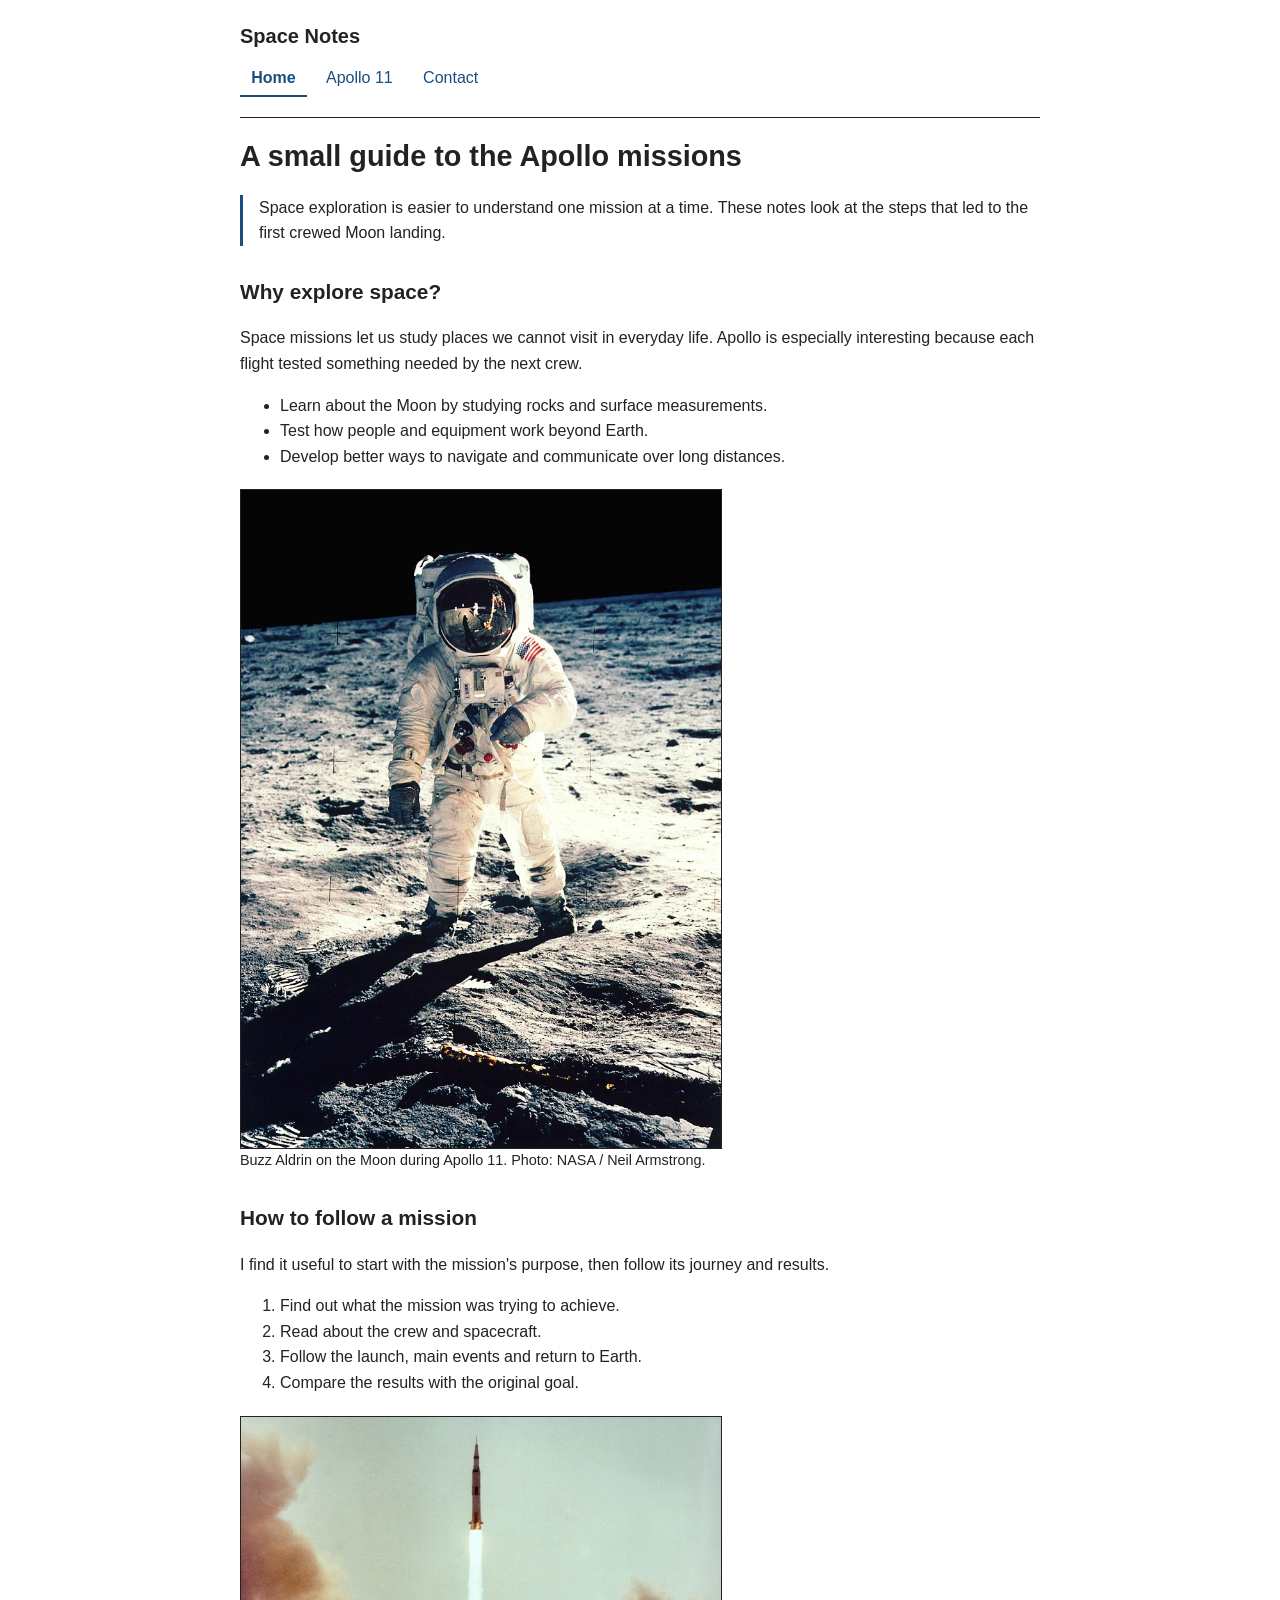
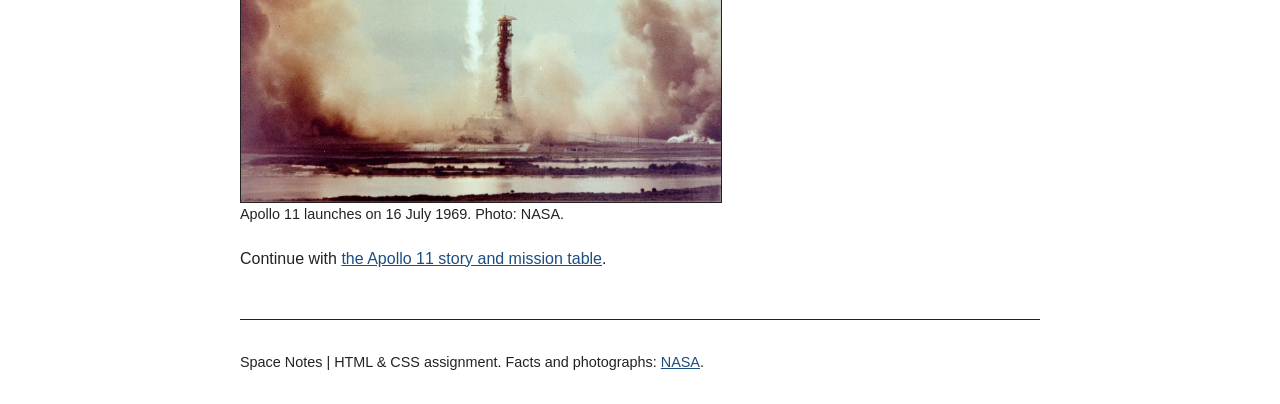
<file: index.html>
<!DOCTYPE html>
<html lang="en">
<head>
  <meta charset="UTF-8">
  <meta name="viewport" content="width=device-width, initial-scale=1.0">
  <title>Home | Space Notes</title>
  <link rel="stylesheet" href="css/style.css">
</head>
<body>
  <header>
    <p class="site-name">Space Notes</p>
    <nav aria-label="Main navigation">
      <a class="active" aria-current="page" href="index.html">Home</a>
      <a href="about.html">Apollo 11</a>
      <a href="contact.html">Contact</a>
    </nav>
  </header>
  <main>
    <h1>A small guide to the Apollo missions</h1>
    <p id="intro">Space exploration is easier to understand one mission at a time. These notes look at the steps that led to the first crewed Moon landing.</p>
    <section>
      <h2>Why explore space?</h2>
      <p>Space missions let us study places we cannot visit in everyday life. Apollo is especially interesting because each flight tested something needed by the next crew.</p>
      <ul>
        <li>Learn about the Moon by studying rocks and surface measurements.</li>
        <li>Test how people and equipment work beyond Earth.</li>
        <li>Develop better ways to navigate and communicate over long distances.</li>
      </ul>
      <figure>
        <img src="images/aldrin.jpg" alt="Buzz Aldrin in a spacesuit standing on the Moon, with the photographer reflected in his visor" width="750" height="1028">
        <figcaption>Buzz Aldrin on the Moon during Apollo 11. Photo: NASA / Neil Armstrong.</figcaption>
      </figure>
    </section>
    <section>
      <h2>How to follow a mission</h2>
      <p>I find it useful to start with the mission's purpose, then follow its journey and results.</p>
      <ol>
        <li>Find out what the mission was trying to achieve.</li>
        <li>Read about the crew and spacecraft.</li>
        <li>Follow the launch, main events and return to Earth.</li>
        <li>Compare the results with the original goal.</li>
      </ol>
      <figure>
        <img src="images/launch.jpg" alt="The Saturn V rocket lifting off with Apollo 11 above bright exhaust and clouds of smoke" width="900" height="722">
        <figcaption>Apollo 11 launches on 16 July 1969. Photo: NASA.</figcaption>
      </figure>
      <p>Continue with <a href="about.html">the Apollo 11 story and mission table</a>.</p>
    </section>
  </main>
  <footer><p>Space Notes | HTML &amp; CSS assignment. Facts and photographs: <a href="https://www.nasa.gov/the-apollo-program/">NASA</a>.</p></footer>
</body>
</html>
</file>
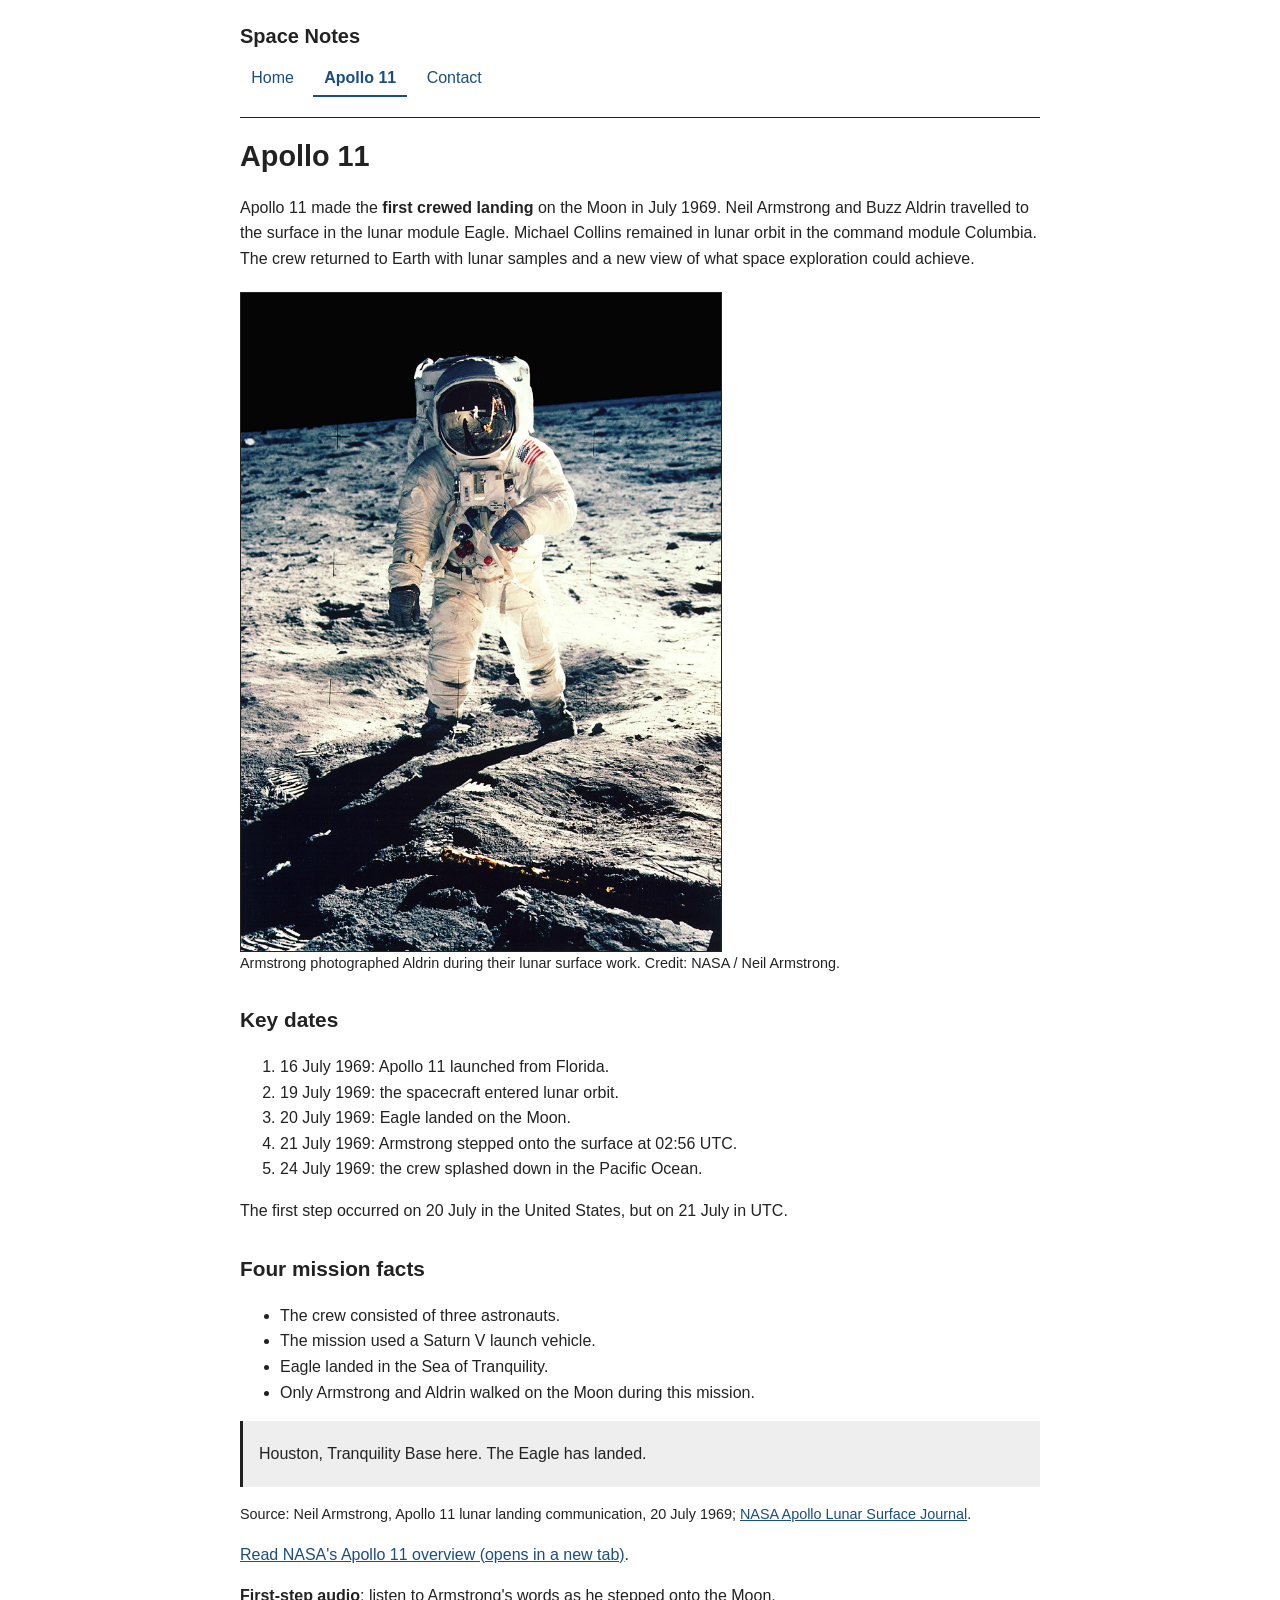
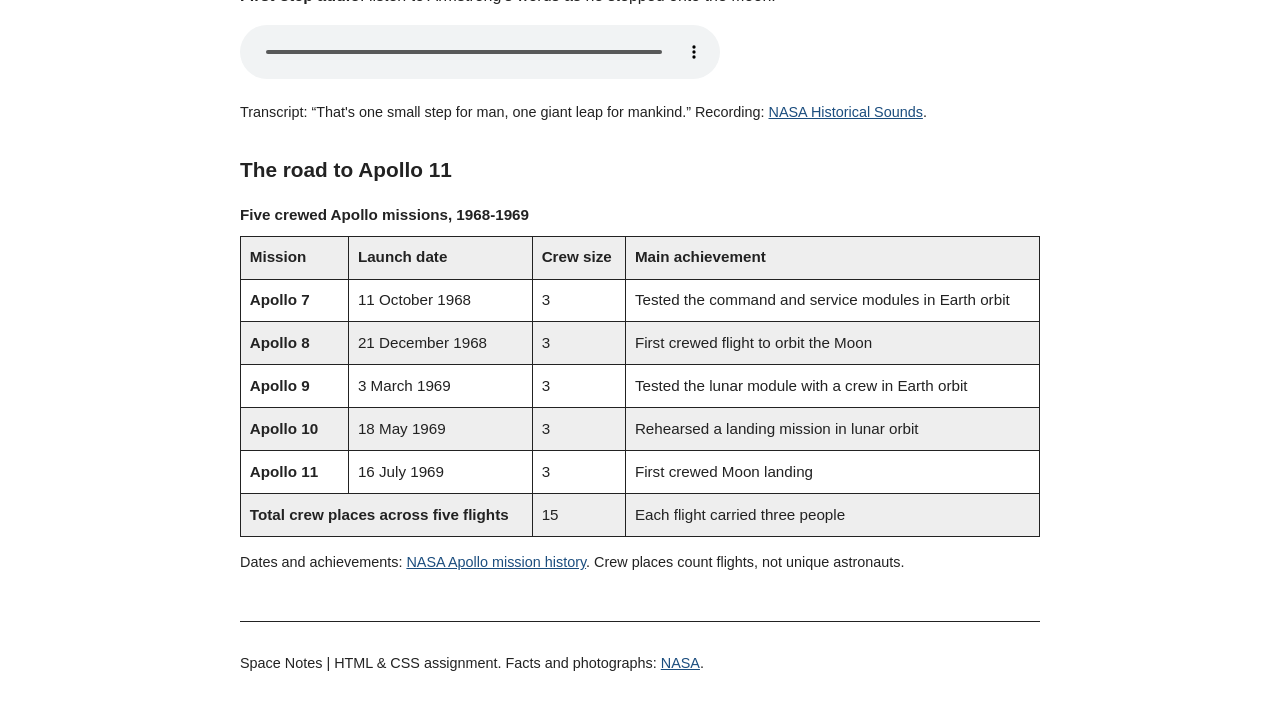
<file: about.html>
<!DOCTYPE html>
<html lang="en">
<head>
  <meta charset="UTF-8">
  <meta name="viewport" content="width=device-width, initial-scale=1.0">
  <title>Apollo 11 | Space Notes</title>
  <link rel="stylesheet" href="css/style.css">
</head>
<body>
  <header>
    <p class="site-name">Space Notes</p>
    <nav aria-label="Main navigation">
      <a href="index.html">Home</a>
      <a class="active" aria-current="page" href="about.html">Apollo 11</a>
      <a href="contact.html">Contact</a>
    </nav>
  </header>
  <main>
    <h1>Apollo 11</h1>
    <p>Apollo 11 made the <strong>first crewed landing</strong> on the Moon in July 1969. Neil Armstrong and Buzz Aldrin travelled to the surface in the lunar module Eagle. Michael Collins remained in lunar orbit in the command module Columbia. The crew returned to Earth with lunar samples and a new view of what space exploration could achieve.</p>
    <figure>
      <img src="images/aldrin.jpg" alt="Buzz Aldrin standing on the dusty lunar surface during the Apollo 11 moonwalk" width="750" height="1028">
      <figcaption>Armstrong photographed Aldrin during their lunar surface work. Credit: NASA / Neil Armstrong.</figcaption>
    </figure>
    <section>
      <h2>Key dates</h2>
      <ol>
        <li><time datetime="1969-07-16">16 July 1969</time>: Apollo 11 launched from Florida.</li>
        <li><time datetime="1969-07-19">19 July 1969</time>: the spacecraft entered lunar orbit.</li>
        <li><time datetime="1969-07-20">20 July 1969</time>: Eagle landed on the Moon.</li>
        <li><time datetime="1969-07-21">21 July 1969</time>: Armstrong stepped onto the surface at 02:56 UTC.</li>
        <li><time datetime="1969-07-24">24 July 1969</time>: the crew splashed down in the Pacific Ocean.</li>
      </ol>
      <p>The first step occurred on 20 July in the United States, but on 21 July in UTC.</p>
    </section>
    <section>
      <h2>Four mission facts</h2>
      <ul>
        <li>The crew consisted of three astronauts.</li>
        <li>The mission used a Saturn V launch vehicle.</li>
        <li>Eagle landed in the Sea of Tranquility.</li>
        <li>Only Armstrong and Aldrin walked on the Moon during this mission.</li>
      </ul>
      <blockquote><p>Houston, Tranquility Base here. The Eagle has landed.</p></blockquote>
      <p class="source">Source: Neil Armstrong, Apollo 11 lunar landing communication, 20 July 1969; <a href="https://www.nasa.gov/history/alsj/a11/a11.landing.html">NASA Apollo Lunar Surface Journal</a>.</p>
      <p><a href="https://www.nasa.gov/missions/apollo/apollo-11/apollo-11-mission-overview/" target="_blank" rel="noopener">Read NASA's Apollo 11 overview (opens in a new tab)</a>.</p>
      <p><strong>First-step audio</strong>: listen to Armstrong's words as he stepped onto the Moon.</p>
      <audio controls preload="metadata" aria-label="Neil Armstrong's first words on the lunar surface">
        <source src="media/small-step.mp3" type="audio/mpeg">
        Your browser does not support audio. <a href="media/small-step.mp3">Download the recording</a>.
      </audio>
      <p class="source">Transcript: “That's one small step for man, one giant leap for mankind.” Recording: <a href="https://www.nasa.gov/historical-sounds/">NASA Historical Sounds</a>.</p>
    </section>
    <section>
      <h2>The road to Apollo 11</h2>
      <div class="table-scroll" role="region" aria-label="Apollo mission comparison" tabindex="0">
        <table>
          <caption>Five crewed Apollo missions, 1968-1969</caption>
          <thead><tr><th scope="col">Mission</th><th scope="col">Launch date</th><th scope="col">Crew size</th><th scope="col">Main achievement</th></tr></thead>
          <tbody>
            <tr><th scope="row">Apollo 7</th><td>11 October 1968</td><td>3</td><td>Tested the command and service modules in Earth orbit</td></tr>
            <tr><th scope="row">Apollo 8</th><td>21 December 1968</td><td>3</td><td>First crewed flight to orbit the Moon</td></tr>
            <tr><th scope="row">Apollo 9</th><td>3 March 1969</td><td>3</td><td>Tested the lunar module with a crew in Earth orbit</td></tr>
            <tr><th scope="row">Apollo 10</th><td>18 May 1969</td><td>3</td><td>Rehearsed a landing mission in lunar orbit</td></tr>
            <tr><th scope="row">Apollo 11</th><td>16 July 1969</td><td>3</td><td>First crewed Moon landing</td></tr>
          </tbody>
          <tfoot><tr><th scope="row" colspan="2">Total crew places across five flights</th><td>15</td><td>Each flight carried three people</td></tr></tfoot>
        </table>
      </div>
      <p class="source">Dates and achievements: <a href="https://www.nasa.gov/specials/apollo50th/missions.html">NASA Apollo mission history</a>. Crew places count flights, not unique astronauts.</p>
    </section>
  </main>
  <footer><p>Space Notes | HTML &amp; CSS assignment. Facts and photographs: <a href="https://www.nasa.gov/the-apollo-program/">NASA</a>.</p></footer>
</body>
</html>
</file>
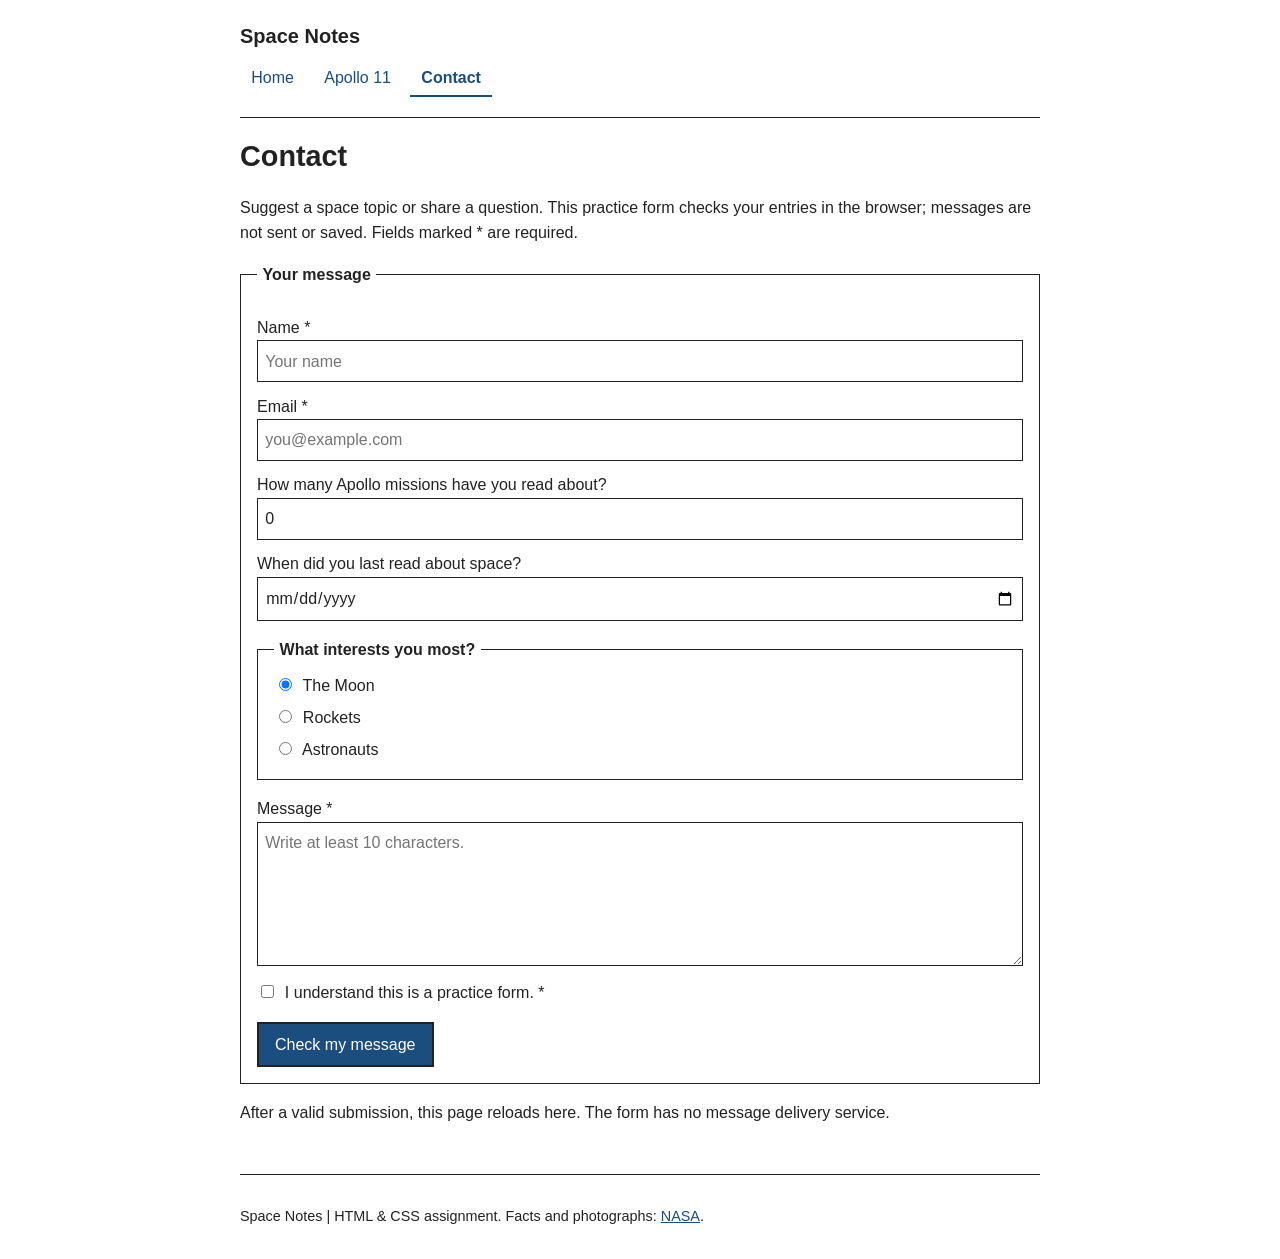
<file: contact.html>
<!DOCTYPE html>
<html lang="en">
<head>
  <meta charset="UTF-8">
  <meta name="viewport" content="width=device-width, initial-scale=1.0">
  <title>Contact | Space Notes</title>
  <link rel="stylesheet" href="css/style.css">
</head>
<body>
  <header>
    <p class="site-name">Space Notes</p>
    <nav aria-label="Main navigation">
      <a href="index.html">Home</a>
      <a href="about.html">Apollo 11</a>
      <a class="active" aria-current="page" href="contact.html">Contact</a>
    </nav>
  </header>
  <main>
    <h1>Contact</h1>
    <p>Suggest a space topic or share a question. This practice form checks your entries in the browser; messages are not sent or saved. Fields marked * are required.</p>
    <form action="contact.html#form-note" method="get">
      <fieldset>
        <legend>Your message</legend>
        <label for="visitor-name">Name *</label>
        <input type="text" id="visitor-name" required maxlength="60" autocomplete="name" placeholder="Your name">
        <label for="visitor-email">Email *</label>
        <input type="email" id="visitor-email" required autocomplete="email" placeholder="you@example.com">
        <label for="missions">How many Apollo missions have you read about?</label>
        <input type="number" id="missions" min="0" max="17" value="0">
        <label for="reading-date">When did you last read about space?</label>
        <input type="date" id="reading-date">
        <fieldset class="radio-group">
          <legend>What interests you most?</legend>
          <label class="choice" for="topic-moon"><input type="radio" id="topic-moon" name="topic" value="moon" checked> The Moon</label>
          <label class="choice" for="topic-rockets"><input type="radio" id="topic-rockets" name="topic" value="rockets"> Rockets</label>
          <label class="choice" for="topic-astronauts"><input type="radio" id="topic-astronauts" name="topic" value="astronauts"> Astronauts</label>
        </fieldset>
        <label for="message">Message *</label>
        <textarea id="message" rows="5" required minlength="10" maxlength="1000" placeholder="Write at least 10 characters."></textarea>
        <label class="choice" for="demo-check"><input type="checkbox" id="demo-check" required> I understand this is a practice form. *</label>
        <button type="submit">Check my message</button>
      </fieldset>
    </form>
    <p id="form-note">After a valid submission, this page reloads here. The form has no message delivery service.</p>
  </main>
  <footer><p>Space Notes | HTML &amp; CSS assignment. Facts and photographs: <a href="https://www.nasa.gov/the-apollo-program/">NASA</a>.</p></footer>
</body>
</html>
</file>
<file: css/style.css>
/* Four colors, written as a name, hex, rgb() and hsl(). */
body {
  margin: 0;
  color: #222222;
  background: white;
  font-family: Arial, sans-serif;
  font-size: 1rem;
  line-height: 1.6;
}

header, main, footer {
  width: 90%;
  max-width: 800px;
  margin: 0 auto;
}

header { padding: 1.25rem 0; border-bottom: 1px solid #222222; }
.site-name { margin: 0 0 0.5rem; font-size: 1.25rem; font-weight: bold; }
nav { display: flex; flex-wrap: wrap; gap: 0.5rem; }
nav a { padding: 0.3em 0.7em; text-decoration: none; border-bottom: 2px solid white; }
nav a:hover { background: rgb(238, 238, 238); border-bottom-color: #222222; }
nav .active { font-weight: bold; border-bottom-color: hsl(210, 65%, 30%); }
a { color: hsl(210, 65%, 30%); }
a:focus, button:focus, .table-scroll:focus { outline: 2px solid hsl(210, 65%, 30%); outline-offset: 3px; }
main { padding: 1.25rem 0 2rem; }
h1 { font-size: 1.8rem; line-height: 1.3; margin-top: 0; }
h2 { font-size: 1.3rem; margin-top: 1.8rem; }
#intro { border-left: 3px solid hsl(210, 65%, 30%); padding-left: 1rem; }
figure { margin: 1.25rem 0; }
img { display: block; width: 100%; max-width: 480px; height: auto; border: 1px solid #222222; }
figcaption, .source { font-size: 0.9rem; }
blockquote { margin: 1rem 0; padding: 0.25rem 1rem; border-left: 3px solid #222222; background: rgb(238, 238, 238); }
audio { width: 100%; max-width: 480px; }
.table-scroll { overflow-x: auto; }
table { width: 100%; border-collapse: collapse; font-size: 0.95rem; }
caption { text-align: left; font-weight: bold; padding-bottom: 0.5rem; }
th, td { border: 1px solid #222222; padding: 0.55rem; text-align: left; vertical-align: top; }
thead, tfoot, tbody tr:nth-child(even) { background: rgb(238, 238, 238); }
fieldset { margin: 1rem 0; padding: 1rem; border: 1px solid #222222; }
legend { padding: 0 0.35em; font-weight: bold; }
label { display: block; margin-top: 0.7rem; }
input, textarea, button { font: inherit; }
input, textarea { box-sizing: border-box; width: 100%; padding: 0.45rem; border: 1px solid #222222; background: white; color: #222222; }
input:focus, textarea:focus { outline: 2px solid hsl(210, 65%, 30%); outline-offset: 2px; }
textarea { resize: vertical; }
input[type="radio"], input[type="checkbox"] { width: auto; margin-right: 0.4em; }
.choice { margin-top: 0.4rem; }
.radio-group { padding-top: 0.3rem; }
button { margin-top: 1rem; padding: 0.5em 1em; color: white; background: hsl(210, 65%, 30%); border: 2px solid #222222; cursor: pointer; }
button:hover { color: #222222; background: rgb(238, 238, 238); }
footer { border-top: 1px solid #222222; padding: 1rem 0; font-size: 0.9rem; }
</file>
